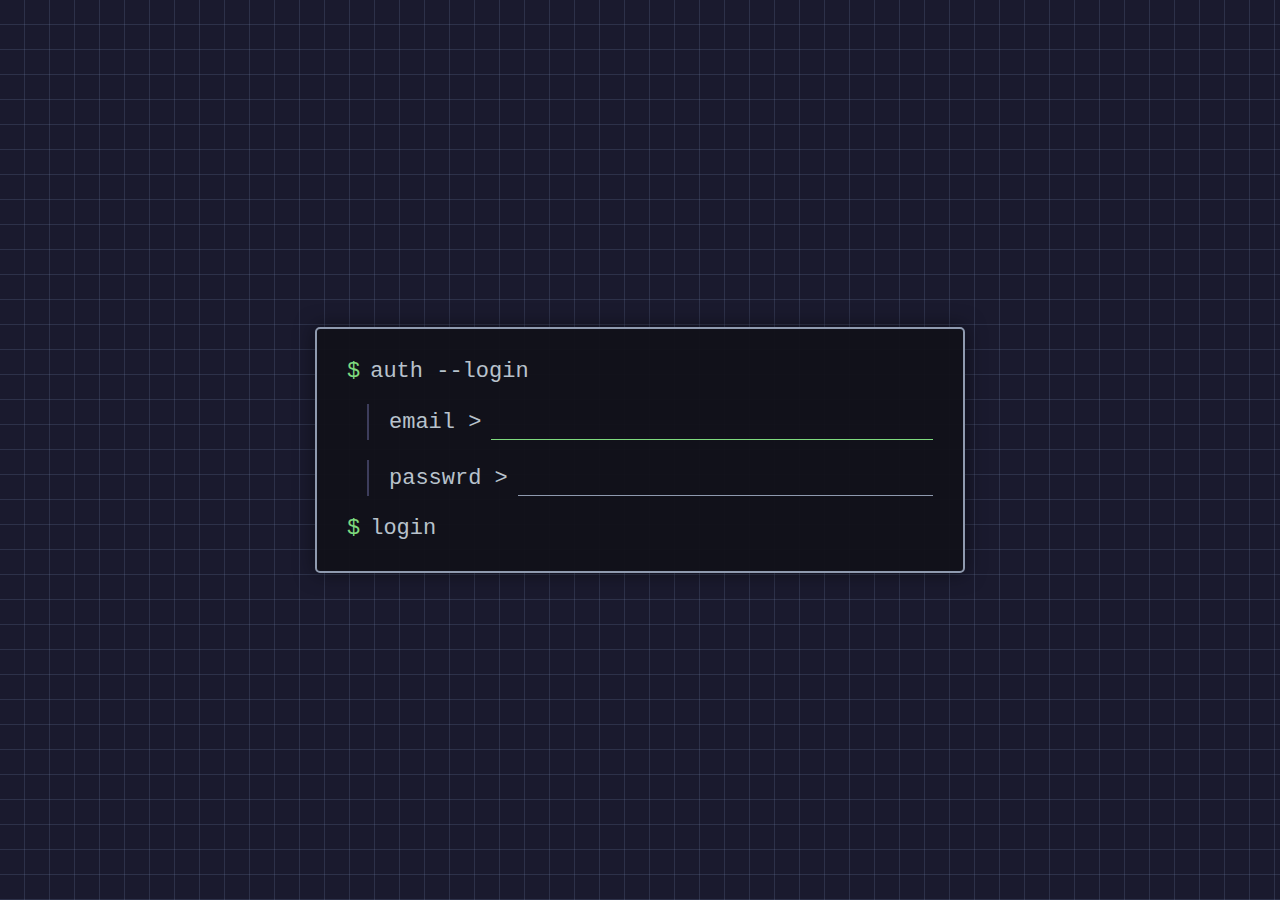
<file: index.html>
<!DOCTYPE html>
<html lang="en">

<head>
  <meta charset="UTF-8" />
  <meta http-equiv="X-UA-Compatible" content="IE=edge" />
  <meta name="viewport" content="width=device-width, initial-scale=1.0" />

  <title>terminal</title>

  <link rel="icon" href="https://mikr.us/assets/terminal.png" type="image/png" />
  <link rel="stylesheet" href="styles/login.css" />
</head>

<body>
  <div class="terminal-container">
    <div class="login-window">
      <div class="terminal-line">
        <span class="prompt">$</span> auth --login
      </div>

      <div class="input-group">
        <label for="email">email &gt;</label>
        <input type="email" id="email" autofocus />
      </div>

      <div class="input-group">
        <label for="password">passwrd &gt;</label>
        <input type="password" id="password" />
      </div>

      <p id="error-message"></p>

      <div class="terminal-line">
        <span class="prompt">$</span>
        <a id="login-button" href="#">login</a>
        <div id="loading" class="loading-spinner">
          <span class="spinner"></span>
          <span id="loading-message">Authenticating...</span>
        </div>
      </div>
    </div>
  </div>

  <script src="scripts/login.js"></script>
</body>

</html>
</file>
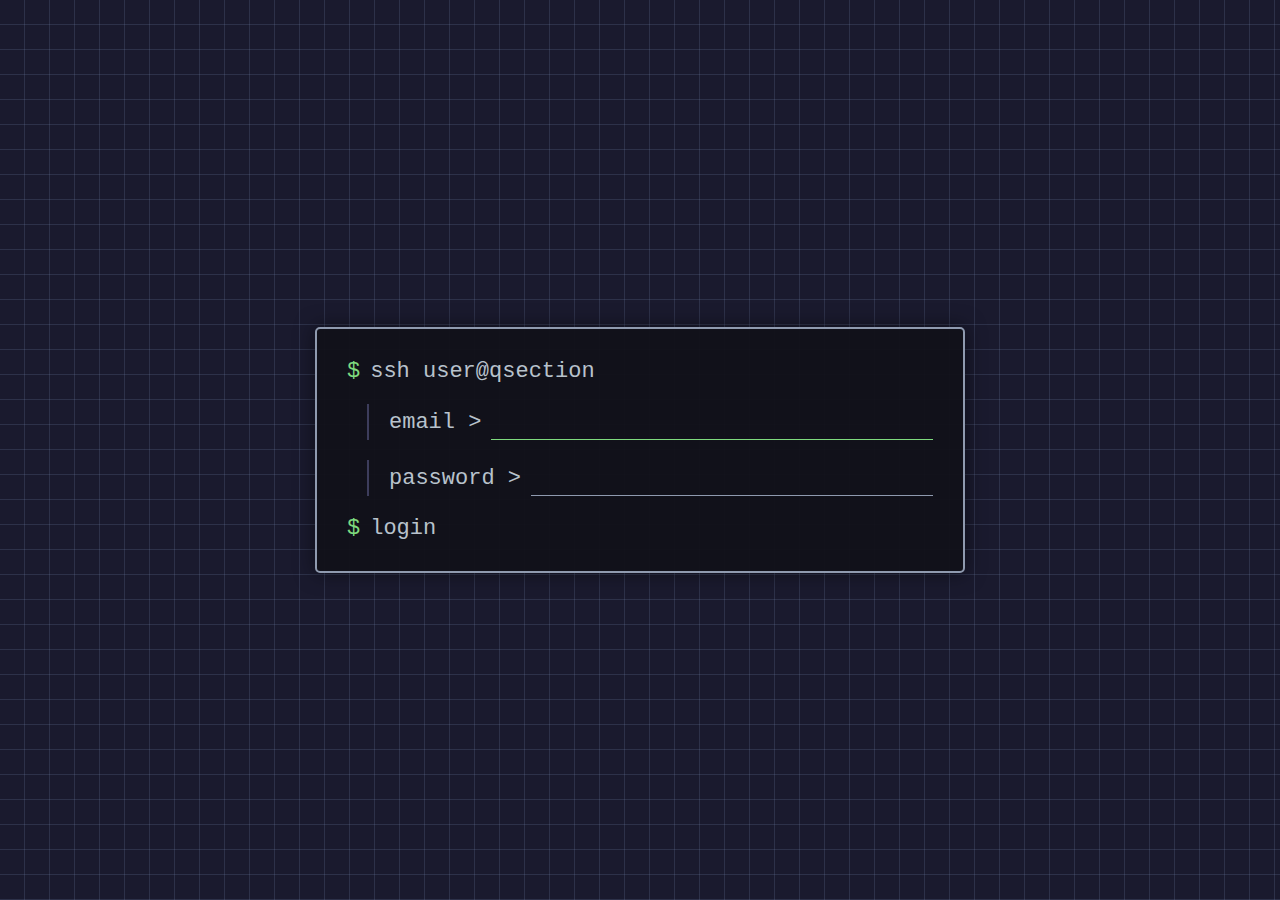
<file: frontend/index.html>
<!DOCTYPE html>
<html lang="en">

<head>
  <meta charset="UTF-8" />
  <meta http-equiv="X-UA-Compatible" content="IE=edge" />
  <meta name="viewport" content="width=device-width, initial-scale=1.0" />

  <title>qsection_login</title>

  <link rel="icon" href="https://mikr.us/assets/terminal.png" type="image/png" />
  <link rel="stylesheet" href="styles/login.css" />
</head>

<body>
  <div class="terminal-container">
    <div class="login-window">
      <div class="terminal-line">
        <span class="prompt">$</span> ssh user@qsection
      </div>

      <div class="input-group">
        <label for="email">email &gt;</label>
        <input type="email" id="email" autofocus />
      </div>

      <div class="input-group">
        <label for="password">password &gt;</label>
        <input type="password" id="password" />
      </div>

      <p id="error-message"></p>

      <div class="terminal-line">
        <span class="prompt">$</span>
        <a id="login-button" href="#">login</a>
        <div id="loading" class="loading-spinner">
          <span class="spinner"></span>
          <span id="loading-message">Authenticating...</span>
        </div>
      </div>
    </div>
  </div>

  <script src="scripts/login.js"></script>
</body>

</html>
</file>
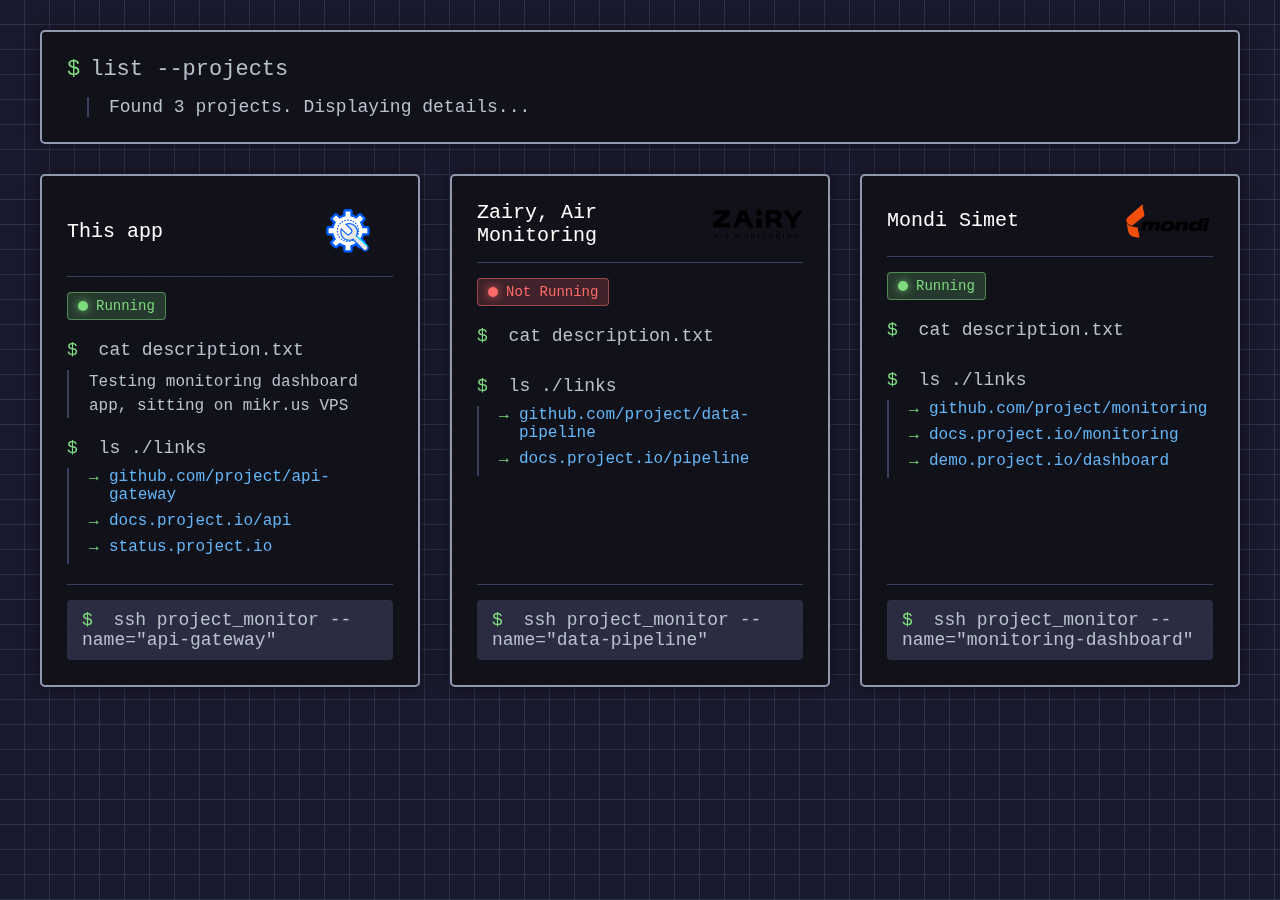
<file: projects.html>
<!DOCTYPE html>
<html lang="en">

<head>
    <meta charset="UTF-8" />
    <meta http-equiv="X-UA-Compatible" content="IE=edge" />
    <meta name="viewport" content="width=device-width, initial-scale=1.0" />

    <title>Projects</title>

    <link rel="icon" href="https://mikr.us/assets/terminal.png" type="image/png" />
    <link rel="stylesheet" href="styles/projects.css" />
</head>

<body>
    <div class="terminal-container">
        <div class="terminal-header">
            <div class="terminal-line">
                <span class="prompt">$</span> list --projects
            </div>
            <p class="response">Loading projects...</p>
        </div>

        <div id="projects-grid" class="projects-grid">
            <!-- Projects will be generated here by JavaScript -->
        </div>
    </div>

    <script src="scripts/projects.js"></script>
</body>

</html>
</file>
<file: styles/login.css>
* {
  margin: 0;
  padding: 0;
  box-sizing: border-box;
  font-family: "Courier New", monospace;
}

body {
  background-color: #1a1a2e;
  color: #fff;
  height: 100vh;
  display: flex;
  justify-content: center;
  align-items: center;
  overflow: hidden;
}

body::before {
  content: "";
  position: absolute;
  top: 0;
  left: 0;
  width: 100%;
  height: 100%;
  background-image: linear-gradient(transparent 97%, rgba(120, 140, 180, 0.2) 98%),
    linear-gradient(90deg, transparent 97%, rgba(120, 140, 180, 0.2) 98%);
  background-size: 25px 25px;
  z-index: -1;
}

.terminal-container {
  max-width: 650px;
  width: 90%;
  margin: 20px auto;
}

.login-window {
  border: 2px solid #8f9aaf;
  padding: 30px;
  background-color: rgba(17, 17, 25, 0.95);
  box-shadow: 0 0 20px rgba(0, 0, 0, 0.5);
  border-radius: 5px;
}

.terminal-line {
  font-size: 22px;
  color: #b8c2cc;
  margin-bottom: 20px;
  display: flex;
  align-items: center;
}

.terminal-line:last-of-type {
  margin-top: 20px;
  margin-bottom: 0;
}

.prompt {
  color: #7eda7e;
  margin-right: 10px;
}

.input-group {
  margin-bottom: 20px;
  display: flex;
  align-items: center;
  border-left: 2px solid #3d3d5c;
  padding-left: 20px;
  margin-left: 20px;
}

.input-group label {
  font-size: 22px;
  color: #b8c2cc;
  margin-right: 10px;
  white-space: nowrap;
}

.input-group input {
  background: none;
  border: none;
  border-bottom: 1px solid #8f9aaf;
  color: #fff;
  font-size: 22px;
  padding: 5px 0;
  outline: none;
  flex: 1;
}

.input-group input:focus {
  border-bottom-color: #7eda7e;
}

.input-group label.focused {
  color: #fff;
}

#login-button {
  font-size: 22px;
  text-decoration: none;
  color: #b8c2cc;
  background: none;
  border: none;
  cursor: pointer;
}

#login-button:hover {
  color: #fff;
  text-decoration: underline;
}

#error-message {
  color: #ff6b6b;
  display: none;
  font-size: 20px;
  margin: 15px 0 15px 20px;
  padding-left: 20px;
  border-left: 2px solid #ff6b6b;
}

.loading-spinner {
  display: none;
  align-items: center;
}

.spinner {
  display: inline-block;
  position: relative;
  width: 22px;
  height: 22px;
  margin-right: 10px;
}

.spinner::before {
  content: "/";
  font-family: "Courier New", monospace;
  font-size: 22px;
  color: #8f9aaf;
  animation: spinnerRotate 0.8s steps(4) infinite;
  position: absolute;
  left: 0;
  top: 50%;
  transform: translateY(-50%);
}

@keyframes spinnerRotate {
  0% {
    content: "/";
  }

  25% {
    content: "-";
  }

  50% {
    content: "\\";
  }

  75% {
    content: "|";
  }
}

#loading-message {
  font-size: 22px;
  color: #8f9aaf;
}

/* Responsive adjustments */
@media (max-width: 768px) {
  .login-window {
    padding: 20px;
  }

  .terminal-line,
  .input-group label,
  .input-group input,
  #login-button,
  #loading-message {
    font-size: 18px;
  }
}
</file>
<file: frontend/styles/login.css>
* {
  margin: 0;
  padding: 0;
  box-sizing: border-box;
  font-family: "Courier New", monospace;
}

body {
  background-color: #1a1a2e;
  color: #fff;
  height: 100vh;
  display: flex;
  justify-content: center;
  align-items: center;
  overflow: hidden;
}

body::before {
  content: "";
  position: absolute;
  top: 0;
  left: 0;
  width: 100%;
  height: 100%;
  background-image: linear-gradient(transparent 97%, rgba(120, 140, 180, 0.2) 98%),
    linear-gradient(90deg, transparent 97%, rgba(120, 140, 180, 0.2) 98%);
  background-size: 25px 25px;
  z-index: -1;
}

.terminal-container {
  max-width: 650px;
  width: 90%;
  margin: 20px auto;
}

.login-window {
  border: 2px solid #8f9aaf;
  padding: 30px;
  background-color: rgba(17, 17, 25, 0.95);
  box-shadow: 0 0 20px rgba(0, 0, 0, 0.5);
  border-radius: 5px;
}

.terminal-line {
  font-size: 22px;
  color: #b8c2cc;
  margin-bottom: 20px;
  display: flex;
  align-items: center;
}

.terminal-line:last-of-type {
  margin-top: 20px;
  margin-bottom: 0;
}

.prompt {
  color: #7eda7e;
  margin-right: 10px;
}

.input-group {
  margin-bottom: 20px;
  display: flex;
  align-items: center;
  border-left: 2px solid #3d3d5c;
  padding-left: 20px;
  margin-left: 20px;
}

.input-group label {
  font-size: 22px;
  color: #b8c2cc;
  margin-right: 10px;
  white-space: nowrap;
}

.input-group input {
  background: none;
  border: none;
  border-bottom: 1px solid #8f9aaf;
  color: #fff;
  font-size: 22px;
  padding: 5px 0;
  outline: none;
  flex: 1;
}

.input-group input:focus {
  border-bottom-color: #7eda7e;
}

.input-group label.focused {
  color: #fff;
}

#login-button {
  font-size: 22px;
  text-decoration: none;
  color: #b8c2cc;
  background: none;
  border: none;
  cursor: pointer;
}

#login-button:hover {
  color: #fff;
  text-decoration: underline;
}

#error-message {
  color: #ff6b6b;
  display: none;
  font-size: 20px;
  margin: 15px 0 15px 20px;
  padding-left: 20px;
  border-left: 2px solid #ff6b6b;
}

.loading-spinner {
  display: none;
  align-items: center;
}

.spinner {
  display: inline-block;
  position: relative;
  width: 22px;
  height: 22px;
  margin-right: 10px;
}

.spinner::before {
  content: "/";
  font-family: "Courier New", monospace;
  font-size: 22px;
  color: #8f9aaf;
  animation: spinnerRotate 0.8s steps(4) infinite;
  position: absolute;
  left: 0;
  top: 50%;
  transform: translateY(-50%);
}

@keyframes spinnerRotate {
  0% {
    content: "/";
  }

  25% {
    content: "-";
  }

  50% {
    content: "\\";
  }

  75% {
    content: "|";
  }
}

#loading-message {
  font-size: 22px;
  color: #8f9aaf;
}

/* Responsive adjustments */
@media (max-width: 768px) {
  .login-window {
    padding: 20px;
  }

  .terminal-line,
  .input-group label,
  .input-group input,
  #login-button,
  #loading-message {
    font-size: 18px;
  }
}
</file>
<file: styles/projects.css>
* {
    margin: 0;
    padding: 0;
    box-sizing: border-box;
    font-family: "Courier New", monospace;
}

body {
    background-color: #1a1a2e;
    color: #fff;
    min-height: 100vh;
    display: flex;
    justify-content: center;
    align-items: flex-start;
    padding: 30px 15px;
    overflow-x: hidden;
}

body::before {
    content: "";
    position: fixed;
    top: 0;
    left: 0;
    width: 100%;
    height: 100%;
    background-image: linear-gradient(transparent 97%, rgba(120, 140, 180, 0.2) 98%),
        linear-gradient(90deg, transparent 97%, rgba(120, 140, 180, 0.2) 98%);
    background-size: 25px 25px;
    z-index: -1;
}

.terminal-container {
    max-width: 1200px;
    width: 100%;
    margin: 0 auto;
}

.terminal-header {
    border: 2px solid #8f9aaf;
    padding: 25px;
    background-color: rgba(17, 17, 25, 0.95);
    box-shadow: 0 0 20px rgba(0, 0, 0, 0.5);
    border-radius: 5px;
    margin-bottom: 30px;
}

.terminal-line {
    font-size: 22px;
    color: #b8c2cc;
    margin-bottom: 15px;
    display: flex;
    align-items: center;
}

.prompt {
    color: #7eda7e;
    margin-right: 10px;
}

.response {
    font-size: 18px;
    color: #b8c2cc;
    border-left: 2px solid #3d3d5c;
    padding-left: 20px;
    margin-left: 20px;
}

.projects-grid {
    display: grid;
    grid-template-columns: repeat(auto-fill, minmax(350px, 1fr));
    gap: 30px;
}

.project-panel {
    border: 2px solid #8f9aaf;
    padding: 25px;
    background-color: rgba(17, 17, 25, 0.95);
    box-shadow: 0 0 20px rgba(0, 0, 0, 0.5);
    border-radius: 5px;
    display: flex;
    flex-direction: column;
}

.project-header {
    display: flex;
    justify-content: space-between;
    align-items: center;
    margin-bottom: 15px;
    padding-bottom: 15px;
    border-bottom: 1px solid #3d3d5c;
}

.project-title {
    font-size: 20px;
    color: #fff;
    font-weight: normal;
    max-width: 70%;
}

.project-logo {
    width: 90px;
    height: auto;
    display: flex;
    justify-content: center;
    align-items: center;
    border-radius: 5px;
    overflow: hidden;
}

.project-logo img {
    max-width: 100%;
    max-height: 100%;
    object-fit: contain;
}

.project-status {
    margin-bottom: 20px;
    display: flex;
}

.status-badge {
    display: flex;
    align-items: center;
    padding: 5px 10px;
    border-radius: 4px;
    font-size: 14px;
}

.running {
    background-color: rgba(126, 218, 126, 0.2);
    border: 1px solid rgba(126, 218, 126, 0.5);
    color: #7eda7e;
}

.not-running {
    background-color: rgba(255, 107, 107, 0.2);
    border: 1px solid rgba(255, 107, 107, 0.5);
    color: #ff6b6b;
}

.status-icon {
    width: 10px;
    height: 10px;
    border-radius: 50%;
    margin-right: 8px;
}

.running .status-icon {
    background-color: #7eda7e;
    box-shadow: 0 0 8px rgba(126, 218, 126, 0.8);
}

.not-running .status-icon {
    background-color: #ff6b6b;
    box-shadow: 0 0 8px rgba(255, 107, 107, 0.8);
}

.project-section {
    margin-bottom: 20px;
}

.project-section h3 {
    font-size: 18px;
    color: #b8c2cc;
    margin-bottom: 10px;
    font-weight: normal;
}

.project-description {
    color: #b8c2cc;
    font-size: 16px;
    line-height: 1.5;
    border-left: 2px solid #3d3d5c;
    padding-left: 20px;
}

.project-links {
    display: flex;
    flex-direction: column;
    border-left: 2px solid #3d3d5c;
    padding-left: 20px;
}

.terminal-link {
    color: #64b5f6;
    font-size: 16px;
    text-decoration: none;
    margin-bottom: 8px;
    position: relative;
    padding-left: 20px;
}

.terminal-link:before {
    content: "→";
    position: absolute;
    left: 0;
    color: #7eda7e;
}

.terminal-link:hover {
    text-decoration: underline;
    color: #90caf9;
}

.project-footer {
    margin-top: auto;
    padding-top: 15px;
    border-top: 1px solid #3d3d5c;
}

.terminal-button {
    display: inline-block;
    font-size: 18px;
    padding: 10px 15px;
    background-color: rgba(61, 61, 92, 0.6);
    border-radius: 4px;
    color: #b8c2cc;
    text-decoration: none;
    transition: all 0.2s ease;
}

.terminal-button:hover {
    background-color: rgba(61, 61, 92, 0.9);
    color: #fff;
    box-shadow: 0 0 10px rgba(126, 218, 126, 0.4);
}

/* Responsive adjustments */
@media (max-width: 768px) {
    .projects-grid {
        grid-template-columns: 1fr;
    }

    .terminal-header,
    .project-panel {
        padding: 20px;
    }

    .terminal-line,
    .project-title {
        font-size: 18px;
    }

    .response,
    .project-description,
    .terminal-link,
    .terminal-button {
        font-size: 15px;
    }

    .project-logo {
        width: 40px;
        height: 40px;
    }
}
</file>
